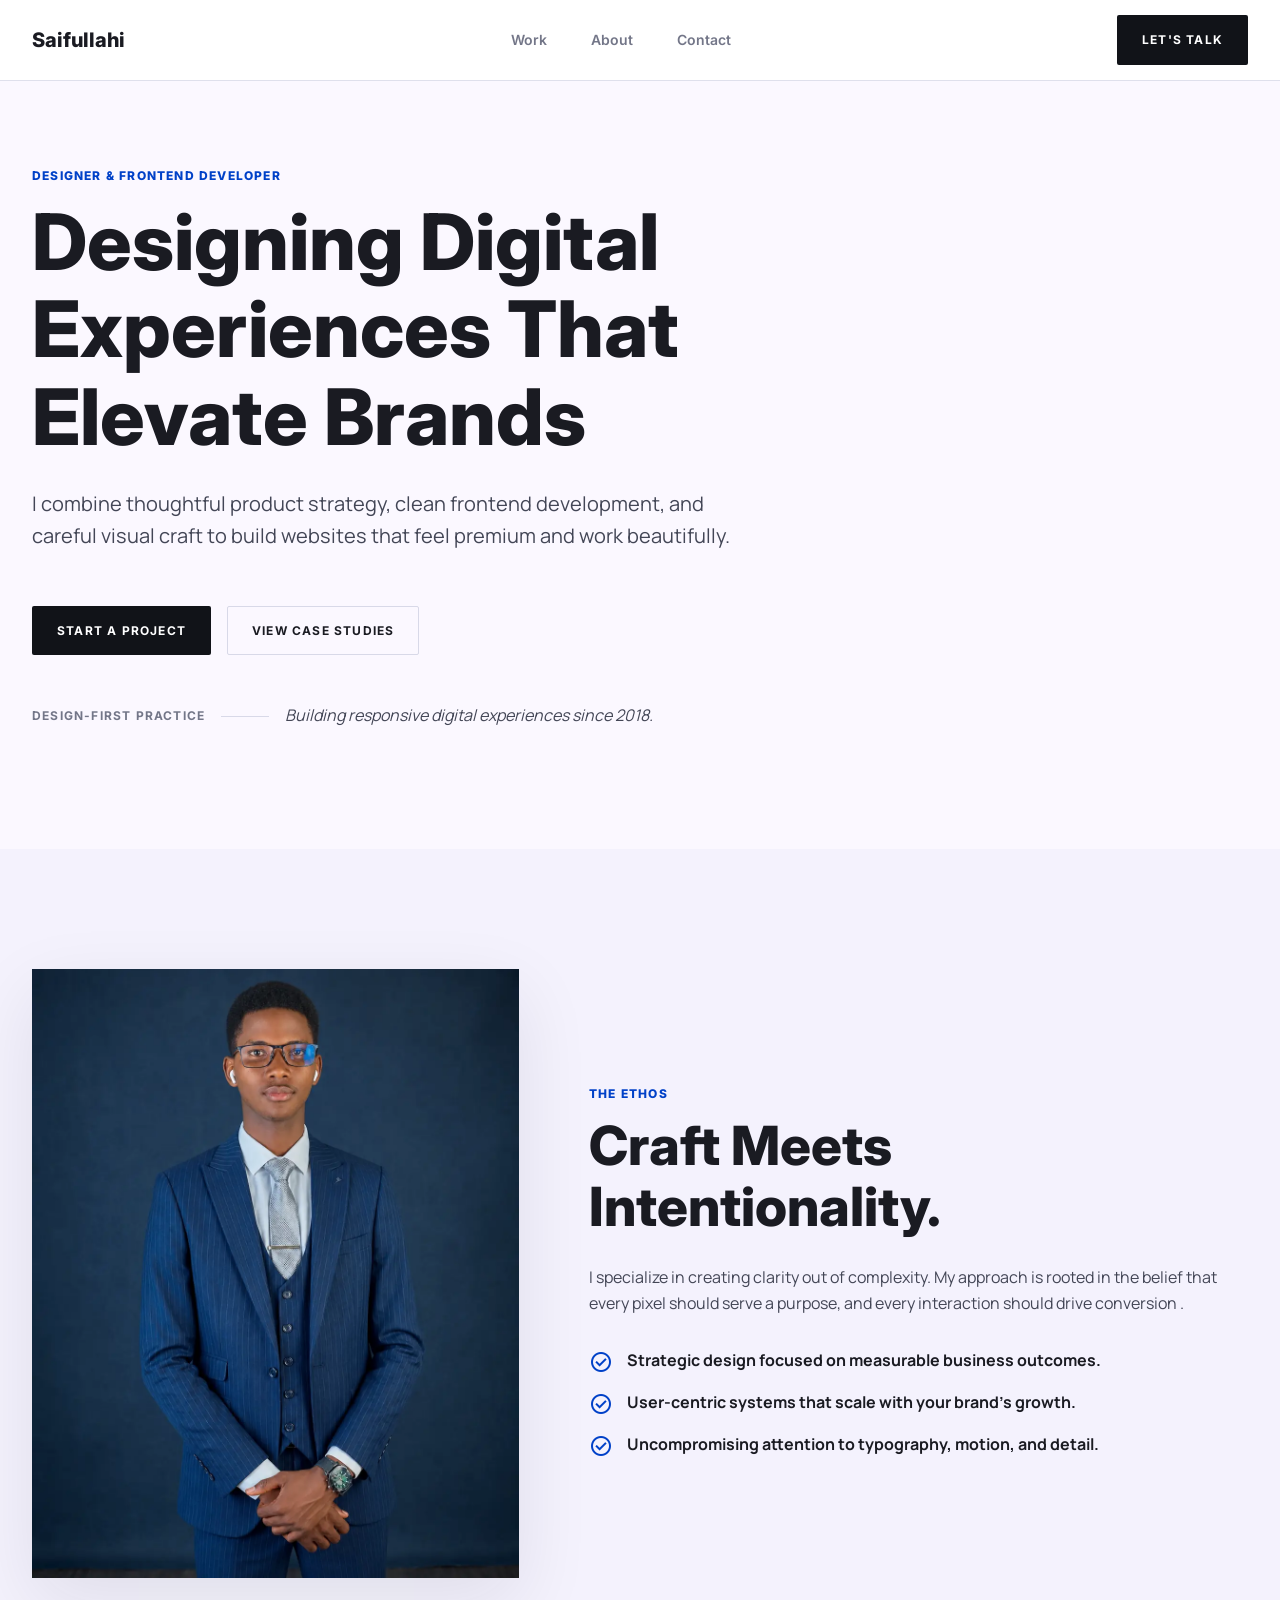
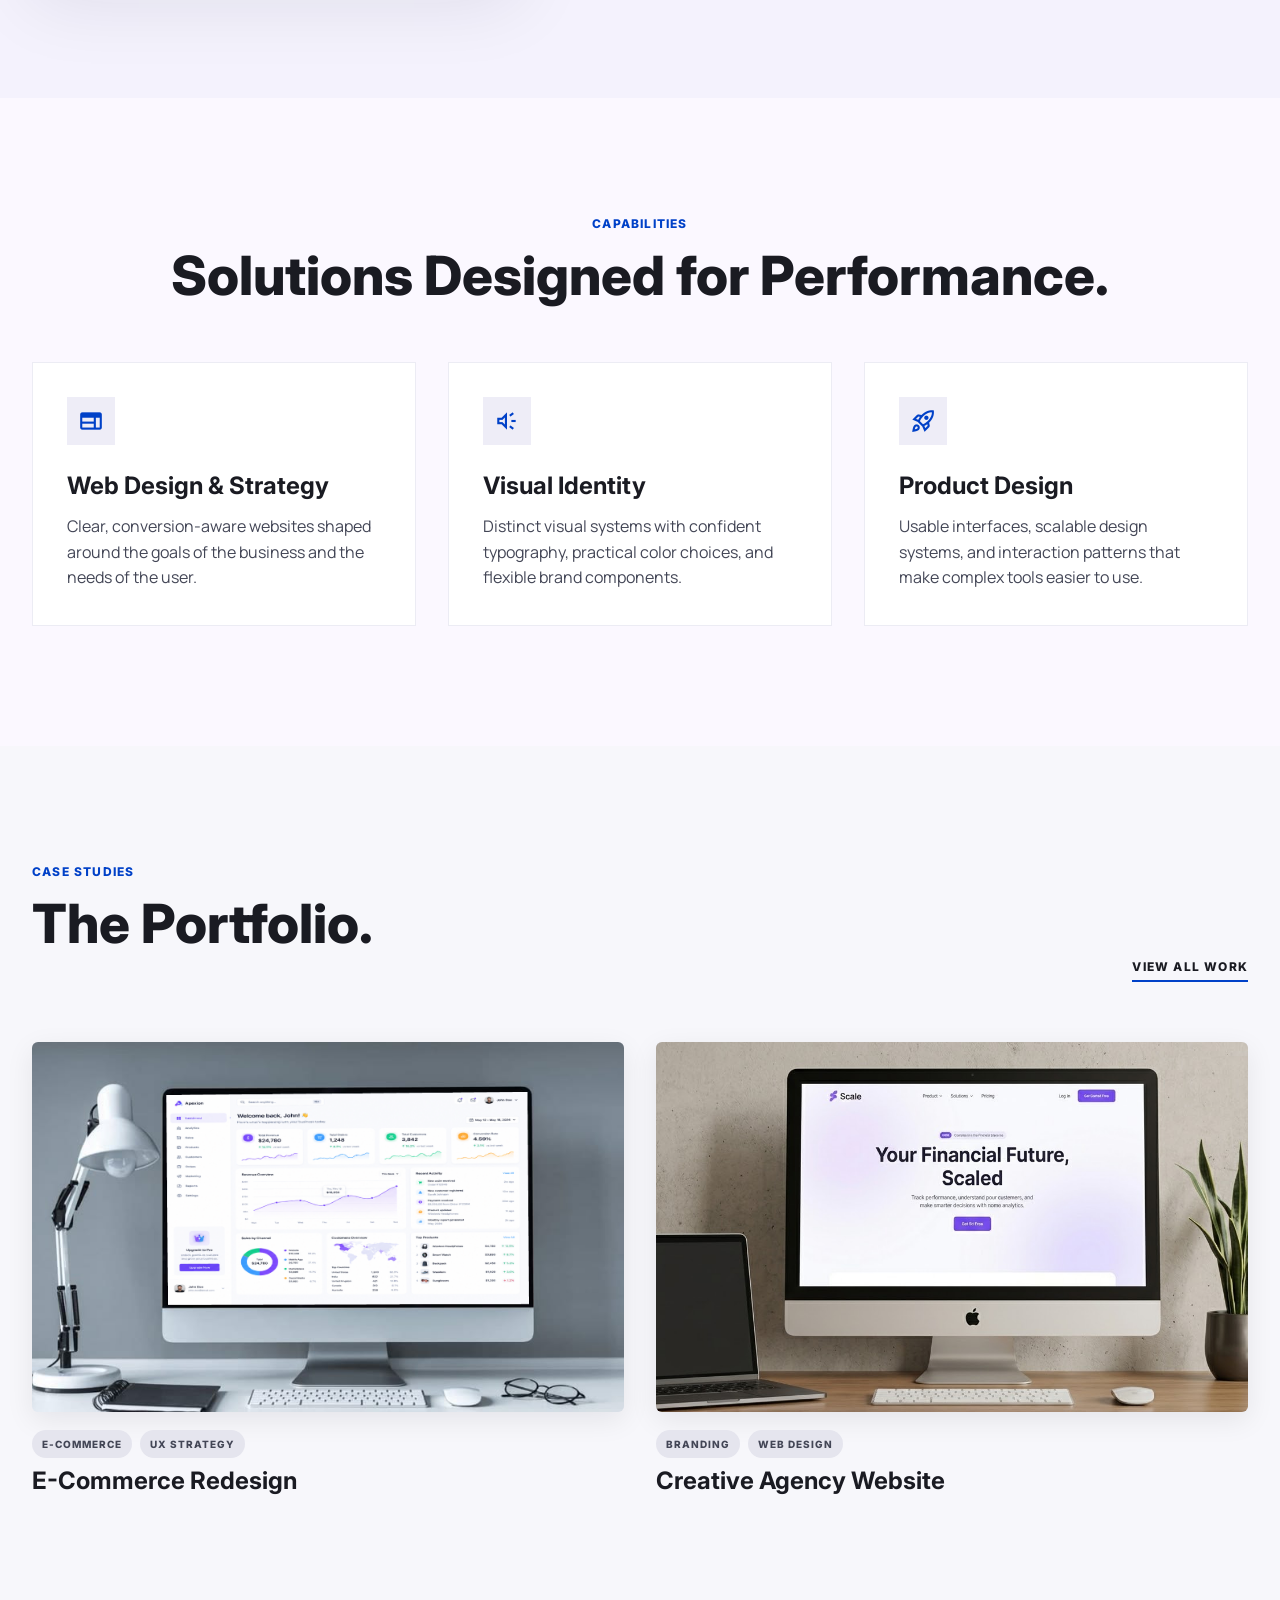
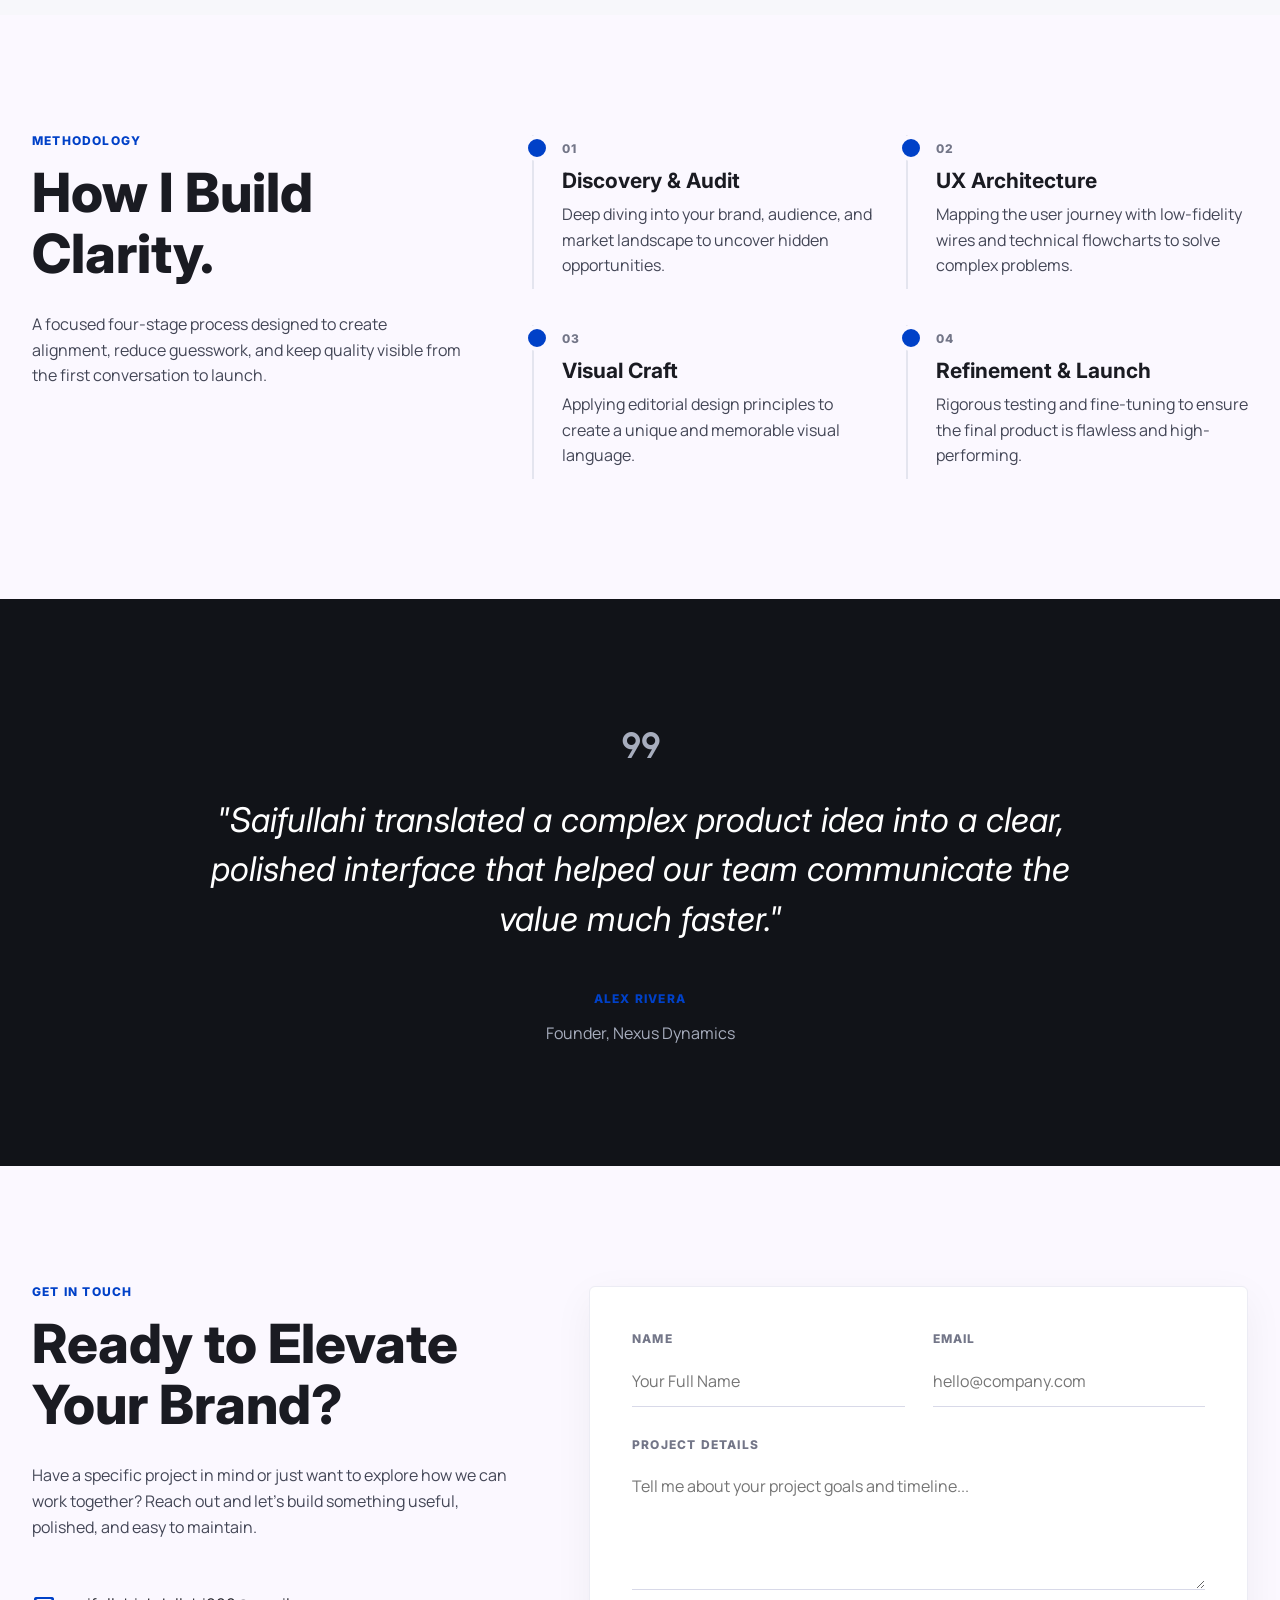
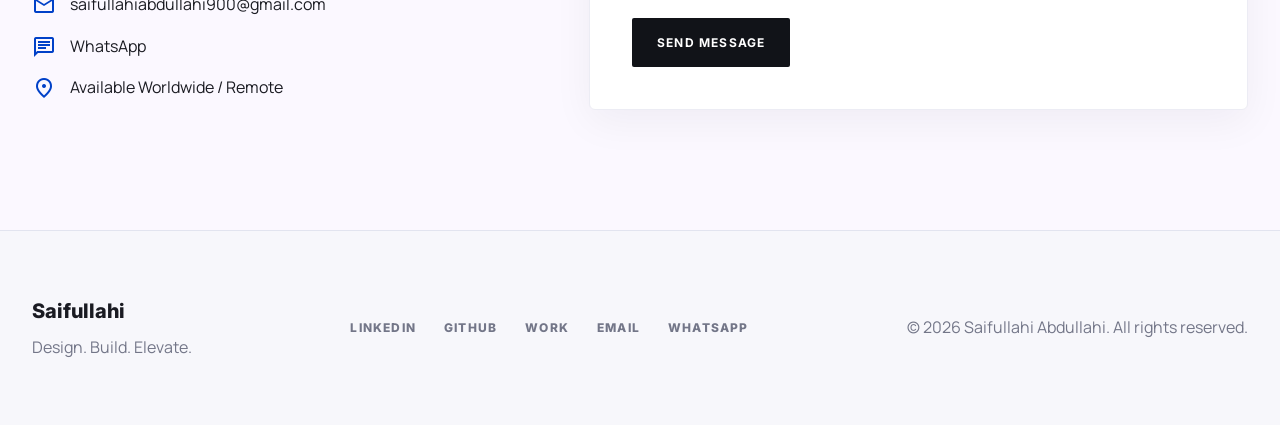
<file: index.html>
<!DOCTYPE html>
<html lang="en">

<head>
  <meta charset="UTF-8">
  <meta name="viewport" content="width=device-width, initial-scale=1.0">
  <title>Saifullahi A | Design Portfolio</title>
  <meta name="description"
    content="Saifullahi is a multidisciplinary designer and frontend developer building polished, responsive websites and product experiences for ambitious teams.">
  <meta property="og:title" content="Saifullahi A | Design Portfolio">
  <meta property="og:description" content="Multidisciplinary designer and frontend developer.">
  <meta property="og:image" content="images/og-preview.png">
  <meta property="og:url" content="https://yoursite.com">
  <link rel="icon"
    href="data:image/svg+xml,<svg xmlns='http://www.w3.org/2000/svg' viewBox='0 0 100 100'><text y='.9em' font-size='90'>✦</text></svg>">

  <link rel="preconnect" href="https://fonts.googleapis.com">
  <link rel="preconnect" href="https://fonts.gstatic.com" crossorigin>
  <link
    href="https://fonts.googleapis.com/css2?family=Inter:wght@500;600;700;800&family=Manrope:wght@400;500;600&family=Material+Symbols+Outlined:wght@400&display=swap"
    rel="stylesheet">
  <link rel="stylesheet" href="styles.css">
</head>
<body>

  <nav class="topbar">
    <div class="nav-inner">
      <a class="brand" href="index.html">Saifullahi</a>
      <div class="nav-links" id="primary-navigation" aria-label="Primary navigation">
        <a href="work.html">Work</a>
        <a href="about.html">About</a>
        <a href="contact.html">Contact</a>
      </div>

      <a class="nav-button" href="contact.html">Let's Talk</a>
      <button class="hamburger" aria-label="Toggle navigation" aria-controls="primary-navigation">
        <span></span><span></span><span></span>
      </button>
    </div>
  </nav>

  <main>
    <section class="hero section">
      <div class="container hero-grid">
        <div class="hero-copy">
          <p class="eyebrow">Designer &amp; Frontend Developer</p>
          <h1>Designing Digital Experiences That Elevate Brands</h1>
          <p class="lead">I combine thoughtful product strategy, clean frontend development, and careful visual craft to
            build websites that feel premium and work beautifully.</p>
          <div class="button-row">
            <a class="button button-dark" href="contact.html">Start a Project</a>
            <a class="button button-light" href="work.html">View Case Studies</a>
          </div>
          <div class="trust-line">
            <span>Design-first practice</span>
            <i></i>
            <p>Building responsive digital experiences since 2018.</p>
          </div>
        </div>
      </div>
    </section>

    <section class="section soft-section" id="about">
      <div class="container two-column">
        <div class="portrait-frame">
          <picture>
            <source srcset="images/saif2.webp" type="image/webp">
            <img src="images/saif2.png" alt="Lead designer in a minimalist studio" loading="lazy" width="1024"
              height="1536">
          </picture>
        </div>
        <div>
          <p class="eyebrow">The Ethos</p>
          <h2>Craft Meets Intentionality.</h2>
          <p>I specialize in creating clarity out of complexity. My approach is rooted in the belief that every pixel
            should serve a purpose, and every interaction should drive conversion .</p>
          <ul class="check-list">
            <li><span class="material-symbols-outlined">check_circle</span>Strategic design focused on measurable
              business outcomes.</li>
            <li><span class="material-symbols-outlined">check_circle</span>User-centric systems that scale with your
              brand's growth.</li>
            <li><span class="material-symbols-outlined">check_circle</span>Uncompromising attention to typography,
              motion, and detail.</li>
          </ul>
        </div>
      </div>
    </section>

    <section class="section">
      <div class="container centered">
        <p class="eyebrow">Capabilities</p>
        <h2>Solutions Designed for Performance.</h2>
        <div class="card-grid">
          <article class="service-card">
            <span class="material-symbols-outlined card-icon">web</span>
            <h3>Web Design &amp; Strategy</h3>
            <p>Clear, conversion-aware websites shaped around the goals of the business and the needs of the user.</p>
          </article>
          <article class="service-card">
            <span class="material-symbols-outlined card-icon">brand_awareness</span>
            <h3>Visual Identity</h3>
            <p>Distinct visual systems with confident typography, practical color choices, and flexible brand
              components.</p>
          </article>
          <article class="service-card">
            <span class="material-symbols-outlined card-icon">rocket_launch</span>
            <h3>Product Design</h3>
            <p>Usable interfaces, scalable design systems, and interaction patterns that make complex tools easier to
              use.</p>
          </article>
        </div>
      </div>
    </section>

    <section class="section work-section" id="work">
      <div class="container">
        <div class="section-heading">
          <div>
            <p class="eyebrow">Case Studies</p>
            <h2>The Portfolio.</h2>
          </div>
          <a class="text-link" href="work.html">View All Work</a>
        </div>
        <div class="project-grid">
          <a class="project-card" href="work.html#aura-timepieces">
            <div class="project-image">
              <picture>
                <source srcset="images/image 1.webp" type="image/webp">
                <img src="images/image 1.png" alt="E-commerce interface displayed on a monitor" loading="lazy"
                  width="736" height="460">
              </picture>
            </div>
            <div class="tag-row"><span>E-Commerce</span><span>UX Strategy</span></div>
            <h3>E-Commerce Redesign</h3>
          </a>
          <a class="project-card" href="work.html#vanguard-studios">
            <div class="project-image">
              <picture>
                <source srcset="images/image copy 6.webp" type="image/webp">
                <img src="images/image copy 6.png" alt="Creative agency website on a display" loading="lazy"
                  width="1024" height="1024">
              </picture>
            </div>
            <div class="tag-row"><span>Branding</span><span>Web Design</span></div>
            <h3>Creative Agency Website</h3>
          </a>
        </div>
      </div>
    </section>

    <section class="section">
      <div class="container process-grid">
        <div>
          <p class="eyebrow">Methodology</p>
          <h2>How I Build Clarity.</h2>
          <p>A focused four-stage process designed to create alignment, reduce guesswork, and keep quality visible from
            the first conversation to launch.</p>
        </div>
        <div class="timeline">
          <article>
            <span>01</span>
            <h3>Discovery &amp; Audit</h3>
            <p>Deep diving into your brand, audience, and market landscape to uncover hidden opportunities.</p>
          </article>
          <article>
            <span>02</span>
            <h3>UX Architecture</h3>
            <p>Mapping the user journey with low-fidelity wires and technical flowcharts to solve complex problems.</p>
          </article>
          <article>
            <span>03</span>
            <h3>Visual Craft</h3>
            <p>Applying editorial design principles to create a unique and memorable visual language.</p>
          </article>
          <article>
            <span>04</span>
            <h3>Refinement &amp; Launch</h3>
            <p>Rigorous testing and fine-tuning to ensure the final product is flawless and high-performing.</p>
          </article>
        </div>
      </div>
    </section>

    <section class="testimonial">
      <div class="container testimonial-inner">
        <span class="material-symbols-outlined quote-icon">format_quote</span>
        <blockquote>"Saifullahi translated a complex product idea into a clear, polished interface that helped our team
          communicate the value much faster."</blockquote>
        <p class="eyebrow">Alex Rivera</p>
        <span>Founder, Nexus Dynamics</span>
      </div>
    </section>

    <section class="section" id="contact">
      <div class="container contact-grid">
        <div>
          <p class="eyebrow">Get In Touch</p>
          <h2>Ready to Elevate Your Brand?</h2>
          <p>Have a specific project in mind or just want to explore how we can work together? Reach out and let's build
            something useful, polished, and easy to maintain.</p>
          <div class="contact-details">
            <p><span class="material-symbols-outlined">mail</span><a
                href="mailto:saifullahiabdullahi900@gmail.com">saifullahiabdullahi900@gmail.com</a></p>
            <p><span class="material-symbols-outlined">chat</span><a
                href="https://wa.me/2348036284713?text=Hello%20Saifullahi%2C%20I%20would%20like%20to%20discuss%20a%20project."
                target="_blank" rel="noopener">WhatsApp</a></p>
            <p><span class="material-symbols-outlined">location_on</span>Available Worldwide / Remote</p>
          </div>
        </div>
        <form class="contact-form" id="home-contact-form" novalidate>
          <div class="form-row">
            <label>
              <span>Name</span>
              <input type="text" name="name" placeholder="Your Full Name" required>
              <span class="form-error-msg">Please enter your name.</span>
            </label>
            <label>
              <span>Email</span>
              <input type="email" name="email" placeholder="hello@company.com" required>
              <span class="form-error-msg">Please enter a valid email.</span>
            </label>
          </div>
          <label>
            <span>Project Details</span>
            <textarea rows="4" name="message" placeholder="Tell me about your project goals and timeline..."
              required></textarea>
            <span class="form-error-msg">Please describe your project.</span>
          </label>
          <button class="button button-dark" type="submit">Send Message</button>
          <div class="form-success" aria-live="polite">
            <span class="material-symbols-outlined">check_circle</span>
            Your email draft is ready. Send it from your email app and I'll get back to you within 1-2 business days.
          </div>
        </form>
      </div>
    </section>
  </main>

  <footer class="footer">
    <div class="container footer-inner">
      <div>
        <a class="brand" href="index.html">Saifullahi</a>
        <p>Design. Build. Elevate.</p>
      </div>
      <div class="footer-links">
        <a href="https://www.linkedin.com/in/saifullahi" target="_blank" rel="noopener">LinkedIn</a>
        <a href="https://github.com/saifullahi-abdullahi900" target="_blank" rel="noopener">GitHub</a>
        <a href="work.html">Work</a>
        <a href="mailto:saifullahiabdullahi900@gmail.com">Email</a>
        <a href="https://wa.me/2348036284713?text=Hello%20Saifullahi%2C%20I%20would%20like%20to%20discuss%20a%20project."
          target="_blank" rel="noopener">WhatsApp</a>
      </div>
      <p>&copy; <span data-current-year>2026</span> Saifullahi Abdullahi. All rights reserved.</p>
    </div>
  </footer>

  <script src="shared.js"></script>
  <script>
    document.getElementById('home-contact-form').addEventListener('submit', function (e) {
      e.preventDefault();
      submitMailForm(this, 'New project inquiry from portfolio');
    });
  </script>
</body>

</html>
</file>
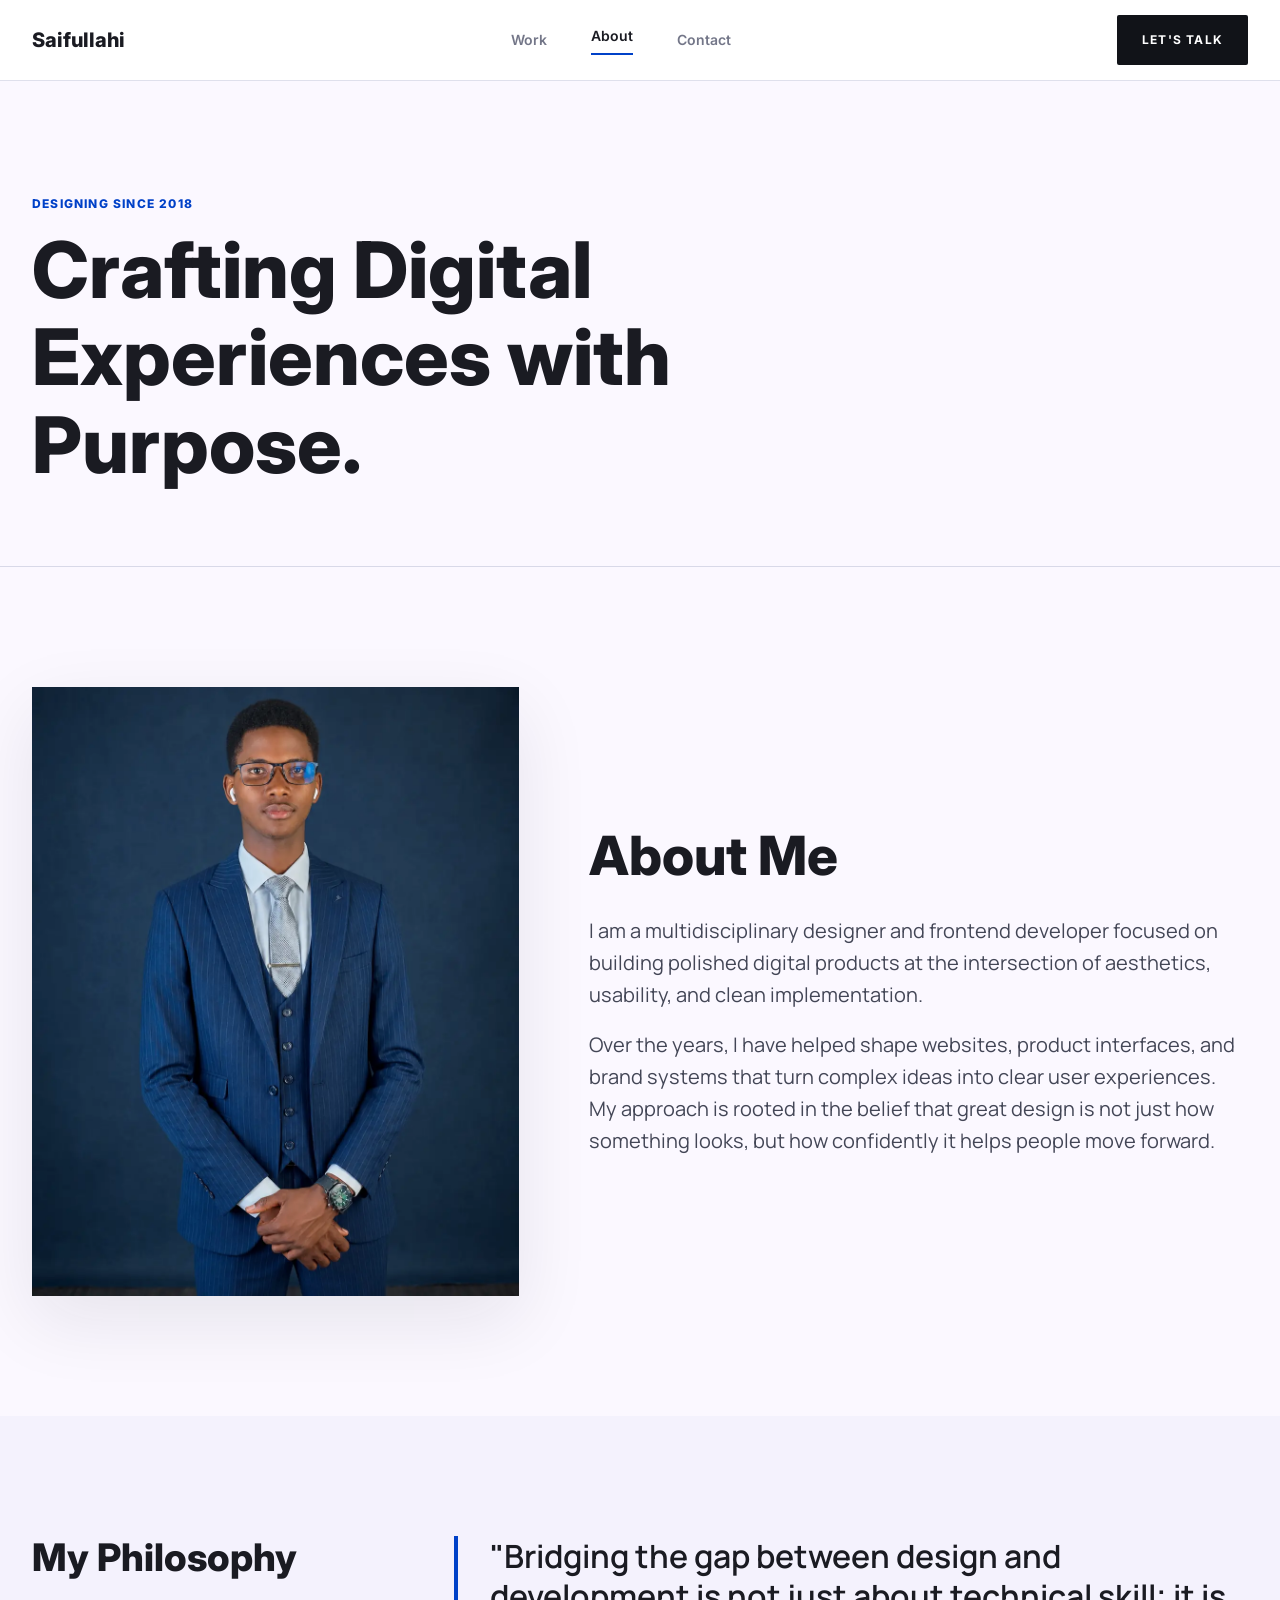
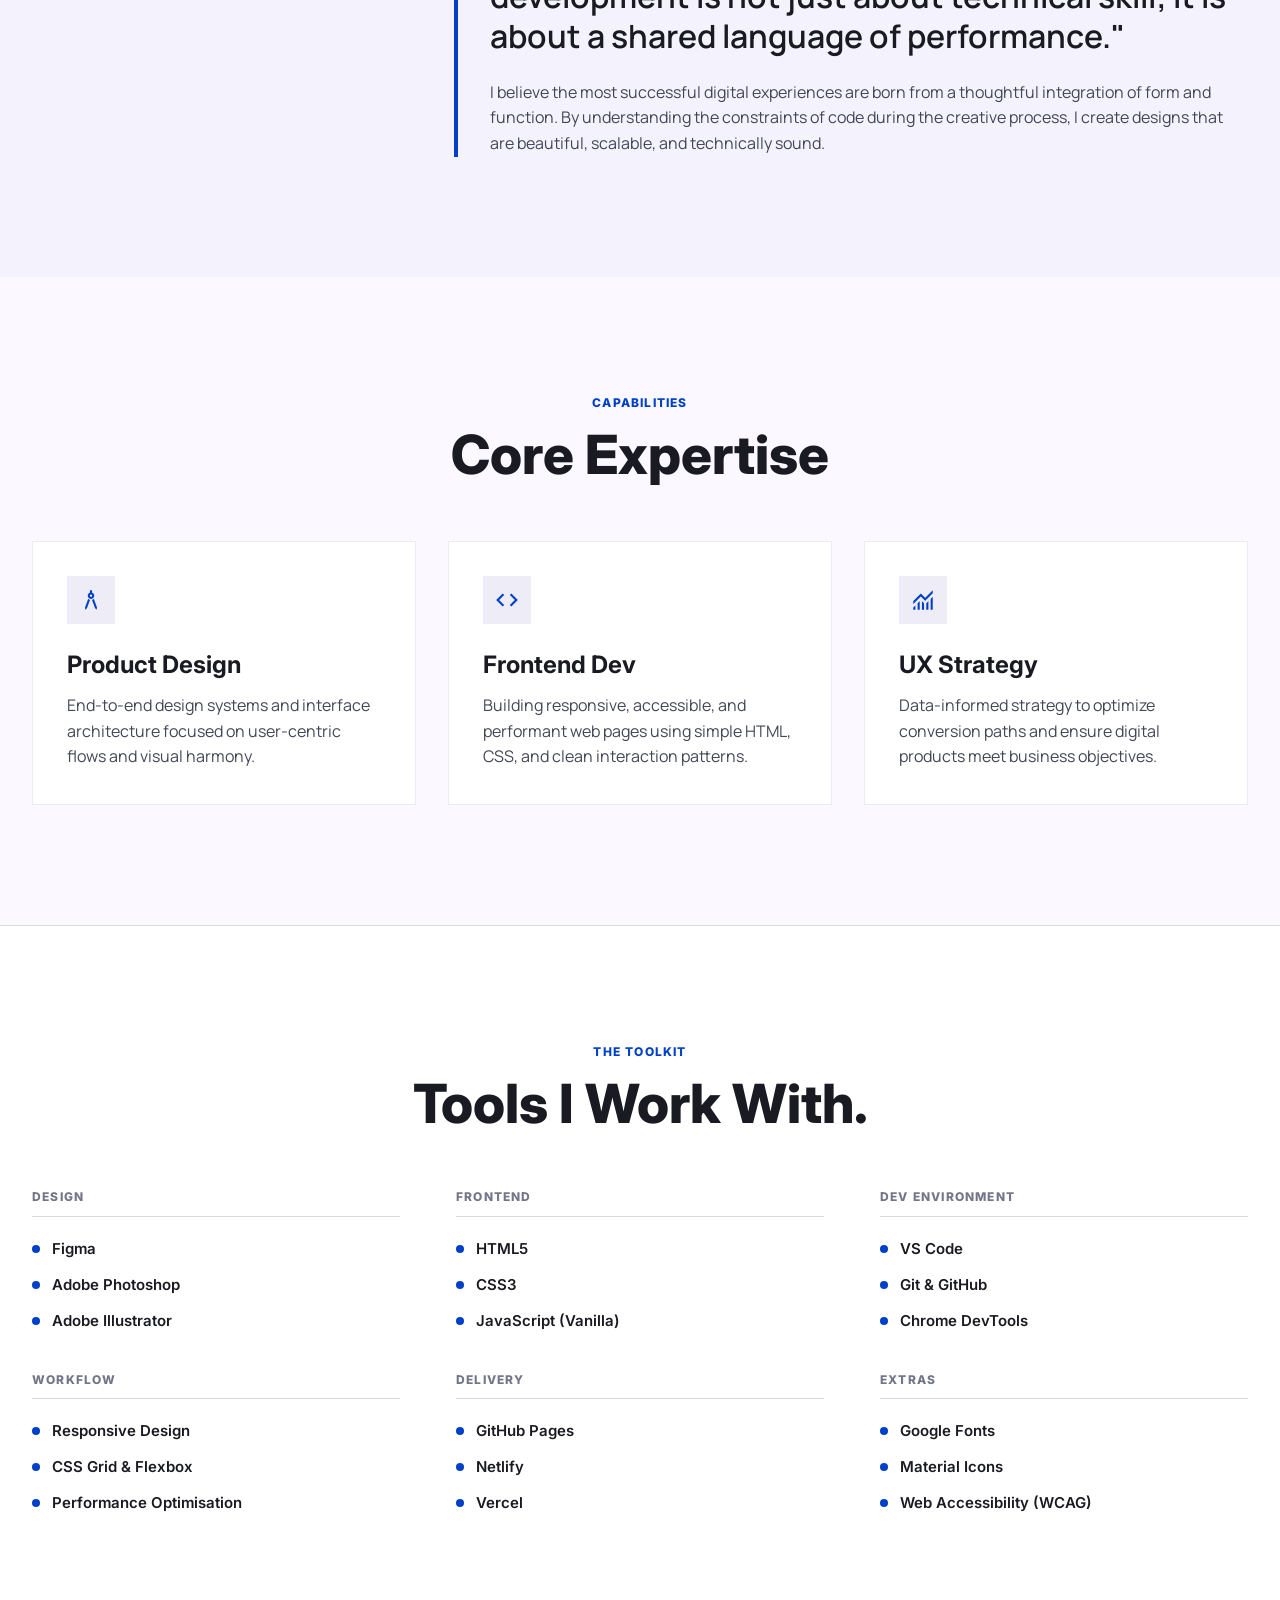
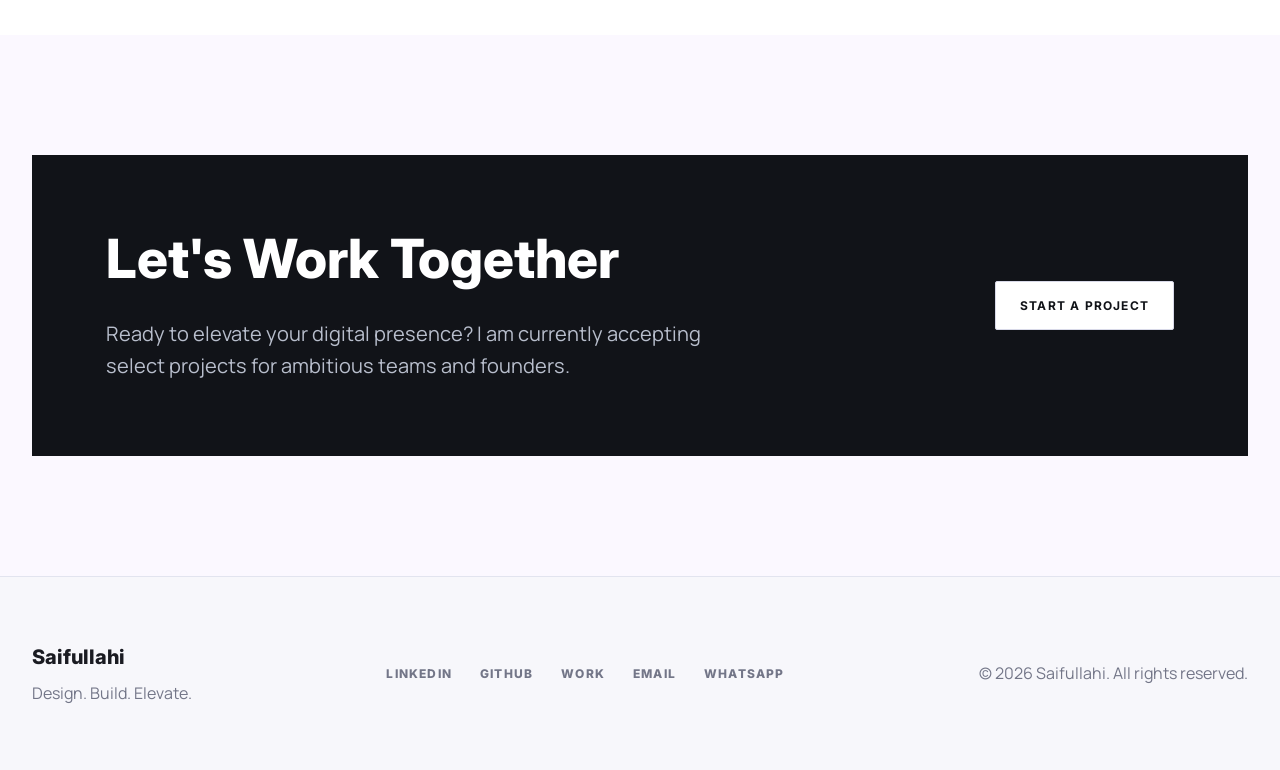
<file: about.html>
<!DOCTYPE html>
<html lang="en">

<head>
  <meta charset="UTF-8">
  <meta name="viewport" content="width=device-width, initial-scale=1.0">
  <title>About | Saifullahi</title>
  <meta name="description"
    content="Meet Saifullahi — a multidisciplinary designer and frontend developer with experience building polished, responsive digital products.">
  <meta property="og:title" content="Saifullahi A | Design Portfolio">
  <meta property="og:description" content="Multidisciplinary designer and frontend developer.">
  <meta property="og:image" content="images/og-preview.png">
  <meta property="og:url" content="https://yoursite.com">
  <link rel="icon"
    href="data:image/svg+xml,<svg xmlns='http://www.w3.org/2000/svg' viewBox='0 0 100 100'><text y='.9em' font-size='90'>✦</text></svg>">
  <link rel="preconnect" href="https://fonts.googleapis.com">
  <link rel="preconnect" href="https://fonts.gstatic.com" crossorigin>
  <link
    href="https://fonts.googleapis.com/css2?family=Inter:wght@500;600;700;800&family=Manrope:wght@400;500;600&family=Material+Symbols+Outlined:wght@400&display=swap"
    rel="stylesheet">
  <link rel="stylesheet" href="styles.css">
  <style>
    /* ── Tools / Stack section ── */
    .tools-section {
      background: var(--surface);
      border-top: 1px solid var(--border);
    }

    .tools-grid {
      display: grid;
      grid-template-columns: repeat(3, minmax(0, 1fr));
      gap: 40px 56px;
      margin-top: 56px;
    }

    .tool-group h3 {
      font-size: 12px;
      font-weight: 800;
      letter-spacing: 0.1em;
      text-transform: uppercase;
      color: var(--text-soft);
      margin-bottom: 20px;
      padding-bottom: 12px;
      border-bottom: 1px solid var(--border);
    }

    .tool-list {
      display: grid;
      gap: 12px;
      list-style: none;
      margin: 0;
      padding: 0;
    }

    .tool-list li {
      display: flex;
      align-items: center;
      gap: 12px;
      color: var(--text);
      font-family: "Inter", Arial, sans-serif;
      font-size: 15px;
      font-weight: 600;
    }

    .tool-dot {
      width: 8px;
      height: 8px;
      border-radius: 50%;
      background: var(--primary);
      flex-shrink: 0;
    }

    @media (max-width: 900px) {
      .tools-grid {
        grid-template-columns: repeat(2, minmax(0, 1fr));
        gap: 32px;
      }
    }

    @media (max-width: 640px) {
      .tools-grid {
        grid-template-columns: 1fr;
        gap: 28px;
      }
    }
  </style>
</head>

<body>
  <nav class="topbar">
    <div class="nav-inner">
      <a class="brand" href="index.html">Saifullahi</a>
      <div class="nav-links" id="primary-navigation" aria-label="Primary navigation">
        <a href="work.html">Work</a>
        <a class="active" href="about.html">About</a>
        <a href="contact.html">Contact</a>
      </div>
      <a class="nav-button" href="contact.html">Let's Talk</a>
      <button class="hamburger" aria-label="Toggle navigation" aria-controls="primary-navigation">
        <span></span><span></span><span></span>
      </button>
    </div>
  </nav>

  <main class="page-main">
    <section class="page-hero">
      <div class="container">
        <p class="eyebrow">Designing Since 2018</p>
        <h1>Crafting Digital Experiences with Purpose.</h1>
      </div>
    </section>

    <section class="section about-intro">
      <div class="container two-column">
        <div class="portrait-frame">
          <picture>
            <source srcset="images/saif2.webp" type="image/webp">
            <img src="images/saif2.png" alt="Designer portrait in a studio" loading="lazy" width="1024" height="1536">
          </picture>
        </div>
        <div>
          <h2>About Me</h2>
          <div class="prose-large">
            <p>I am a multidisciplinary designer and frontend developer focused on building polished digital products at
              the intersection of aesthetics, usability, and clean implementation.</p>
            <p>Over the years, I have helped shape websites, product interfaces, and brand systems that turn complex
              ideas into clear user experiences. My approach is rooted in the belief that great design is not just how
              something looks, but how confidently it helps people move forward.</p>
          </div>
        </div>
      </div>
    </section>

    <section class="section philosophy">
      <div class="container split-quote">
        <div>
          <h2>My Philosophy</h2>
        </div>
        <div class="quote-panel">
          <p class="statement">"Bridging the gap between design and development is not just about technical skill; it is
            about a shared language of performance."</p>
          <p>I believe the most successful digital experiences are born from a thoughtful integration of form and
            function. By understanding the constraints of code during the creative process, I create designs that are
            beautiful, scalable, and technically sound.</p>
        </div>
      </div>
    </section>

    <section class="section">
      <div class="container centered">
        <p class="eyebrow">Capabilities</p>
        <h2>Core Expertise</h2>
        <div class="card-grid">
          <article class="service-card">
            <span class="material-symbols-outlined card-icon">architecture</span>
            <h3>Product Design</h3>
            <p>End-to-end design systems and interface architecture focused on user-centric flows and visual harmony.
            </p>
          </article>
          <article class="service-card">
            <span class="material-symbols-outlined card-icon">code</span>
            <h3>Frontend Dev</h3>
            <p>Building responsive, accessible, and performant web pages using simple HTML, CSS, and clean interaction
              patterns.</p>
          </article>
          <article class="service-card">
            <span class="material-symbols-outlined card-icon">monitoring</span>
            <h3>UX Strategy</h3>
            <p>Data-informed strategy to optimize conversion paths and ensure digital products meet business objectives.
            </p>
          </article>
        </div>
      </div>
    </section>

    <!-- ── Tools & Stack ── -->
    <section class="section tools-section">
      <div class="container">
        <div class="centered">
          <p class="eyebrow">The Toolkit</p>
          <h2>Tools I Work With.</h2>
        </div>
        <div class="tools-grid">

          <div class="tool-group">
            <h3>Design</h3>
            <ul class="tool-list">
              <li><span class="tool-dot"></span>Figma</li>
              <li><span class="tool-dot"></span>Adobe Photoshop</li>
              <li><span class="tool-dot"></span>Adobe Illustrator</li>
            </ul>
          </div>

          <div class="tool-group">
            <h3>Frontend</h3>
            <ul class="tool-list">
              <li><span class="tool-dot"></span>HTML5</li>
              <li><span class="tool-dot"></span>CSS3</li>
              <li><span class="tool-dot"></span>JavaScript (Vanilla)</li>
            </ul>
          </div>

          <div class="tool-group">
            <h3>Dev Environment</h3>
            <ul class="tool-list">
              <li><span class="tool-dot"></span>VS Code</li>
              <li><span class="tool-dot"></span>Git &amp; GitHub</li>
              <li><span class="tool-dot"></span>Chrome DevTools</li>
            </ul>
          </div>

          <div class="tool-group">
            <h3>Workflow</h3>
            <ul class="tool-list">
              <li><span class="tool-dot"></span>Responsive Design</li>
              <li><span class="tool-dot"></span>CSS Grid &amp; Flexbox</li>
              <li><span class="tool-dot"></span>Performance Optimisation</li>
            </ul>
          </div>

          <div class="tool-group">
            <h3>Delivery</h3>
            <ul class="tool-list">
              <li><span class="tool-dot"></span>GitHub Pages</li>
              <li><span class="tool-dot"></span>Netlify</li>
              <li><span class="tool-dot"></span>Vercel</li>
            </ul>
          </div>

          <div class="tool-group">
            <h3>Extras</h3>
            <ul class="tool-list">
              <li><span class="tool-dot"></span>Google Fonts</li>
              <li><span class="tool-dot"></span>Material Icons</li>
              <li><span class="tool-dot"></span>Web Accessibility (WCAG)</li>
            </ul>
          </div>

        </div>
      </div>
    </section>

    <section class="section">
      <div class="container cta-band">
        <div>
          <h2>Let's Work Together</h2>
          <p>Ready to elevate your digital presence? I am currently accepting select projects for ambitious teams and
            founders.</p>
        </div>
        <a class="button button-light inverse-button" href="contact.html">Start a Project</a>
      </div>
    </section>
  </main>

  <footer class="footer">
    <div class="container footer-inner">
      <div>
        <a class="brand" href="index.html">Saifullahi</a>
        <p>Design. Build. Elevate.</p>
      </div>
      <div class="footer-links">
        <a href="https://www.linkedin.com/in/saifullahi" target="_blank" rel="noopener">LinkedIn</a>
        <a href="https://github.com/saifullahi-abdullahi900" target="_blank" rel="noopener">GitHub</a>
        <a href="work.html">Work</a>
        <a href="mailto:saifullahiabdullahi900@gmail.com">Email</a>
        <a href="https://wa.me/2348036284713?text=Hello%20Saifullahi%2C%20I%20would%20like%20to%20discuss%20a%20project."
          target="_blank" rel="noopener">WhatsApp</a>
      </div>
      <p>&copy; <span data-current-year>2026</span> Saifullahi. All rights reserved.</p>
    </div>
  </footer>

  <script src="shared.js"></script>
</body>

</html>
</file>
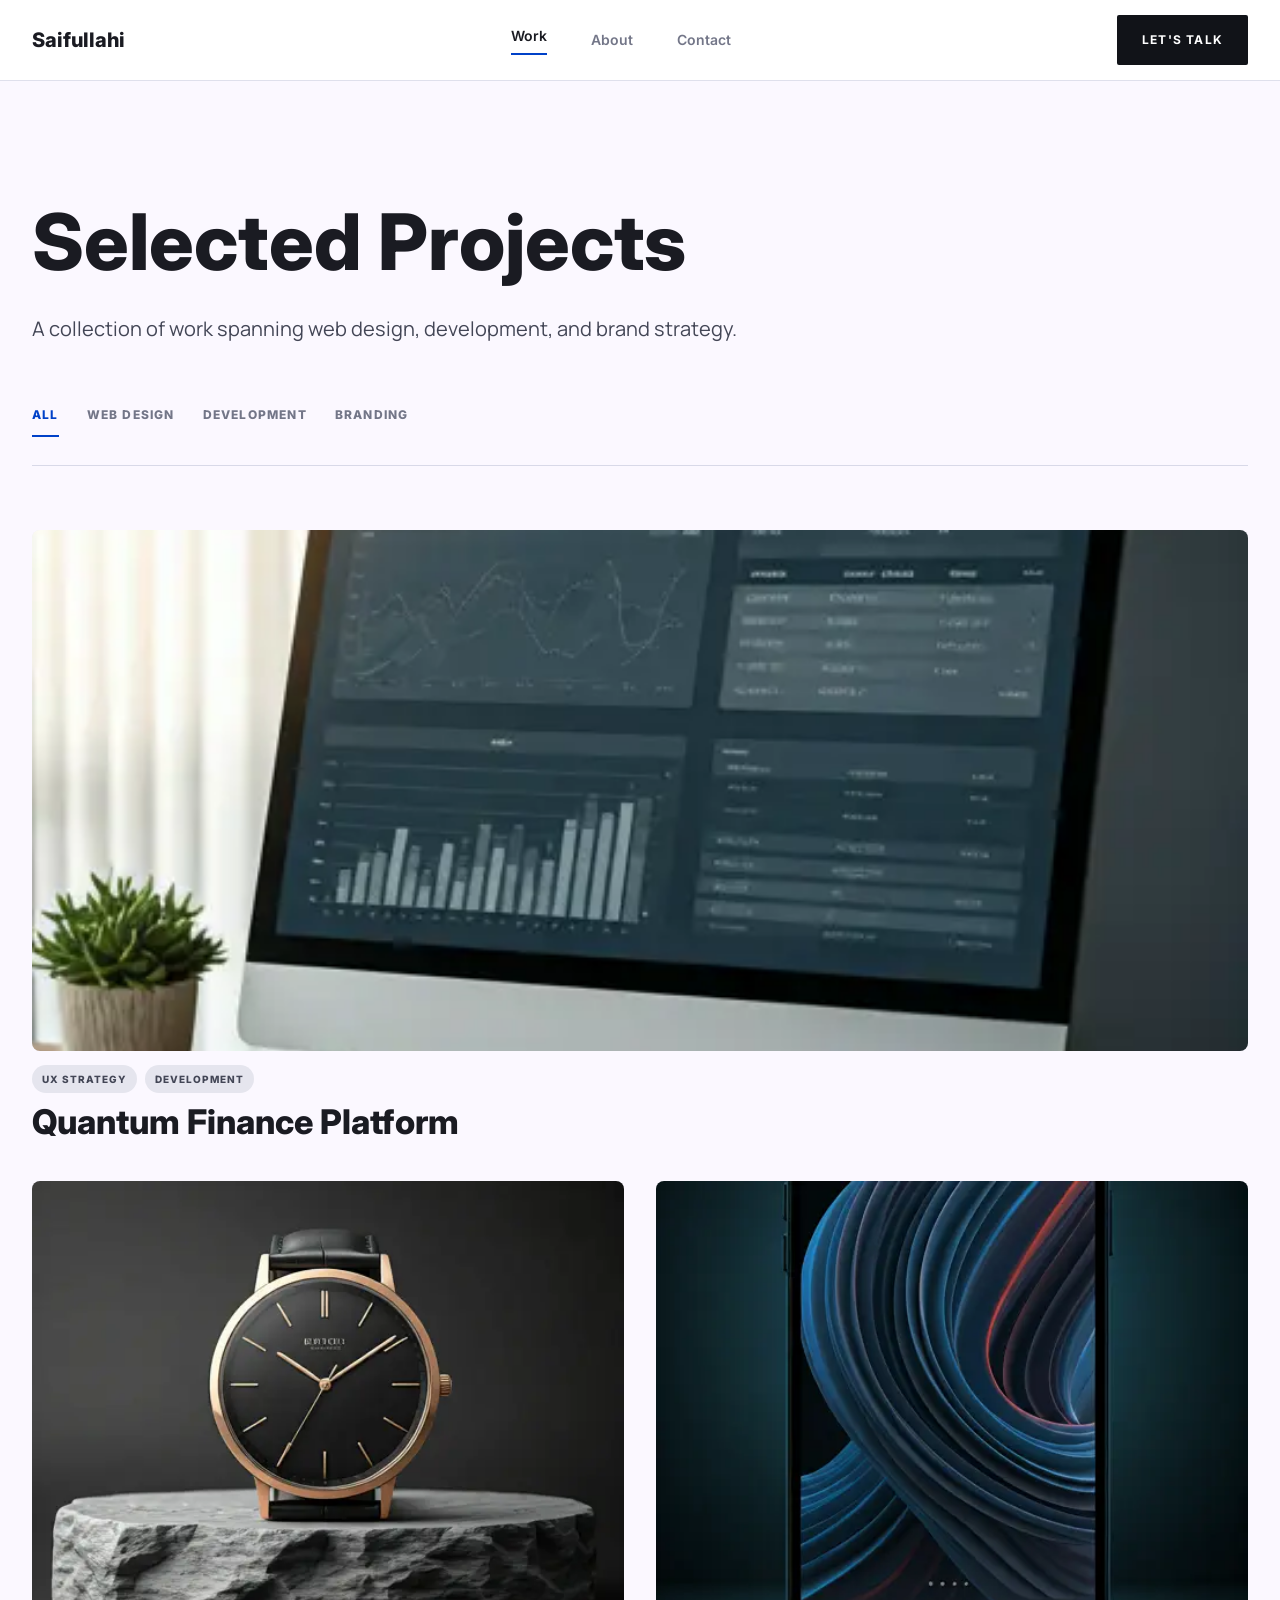
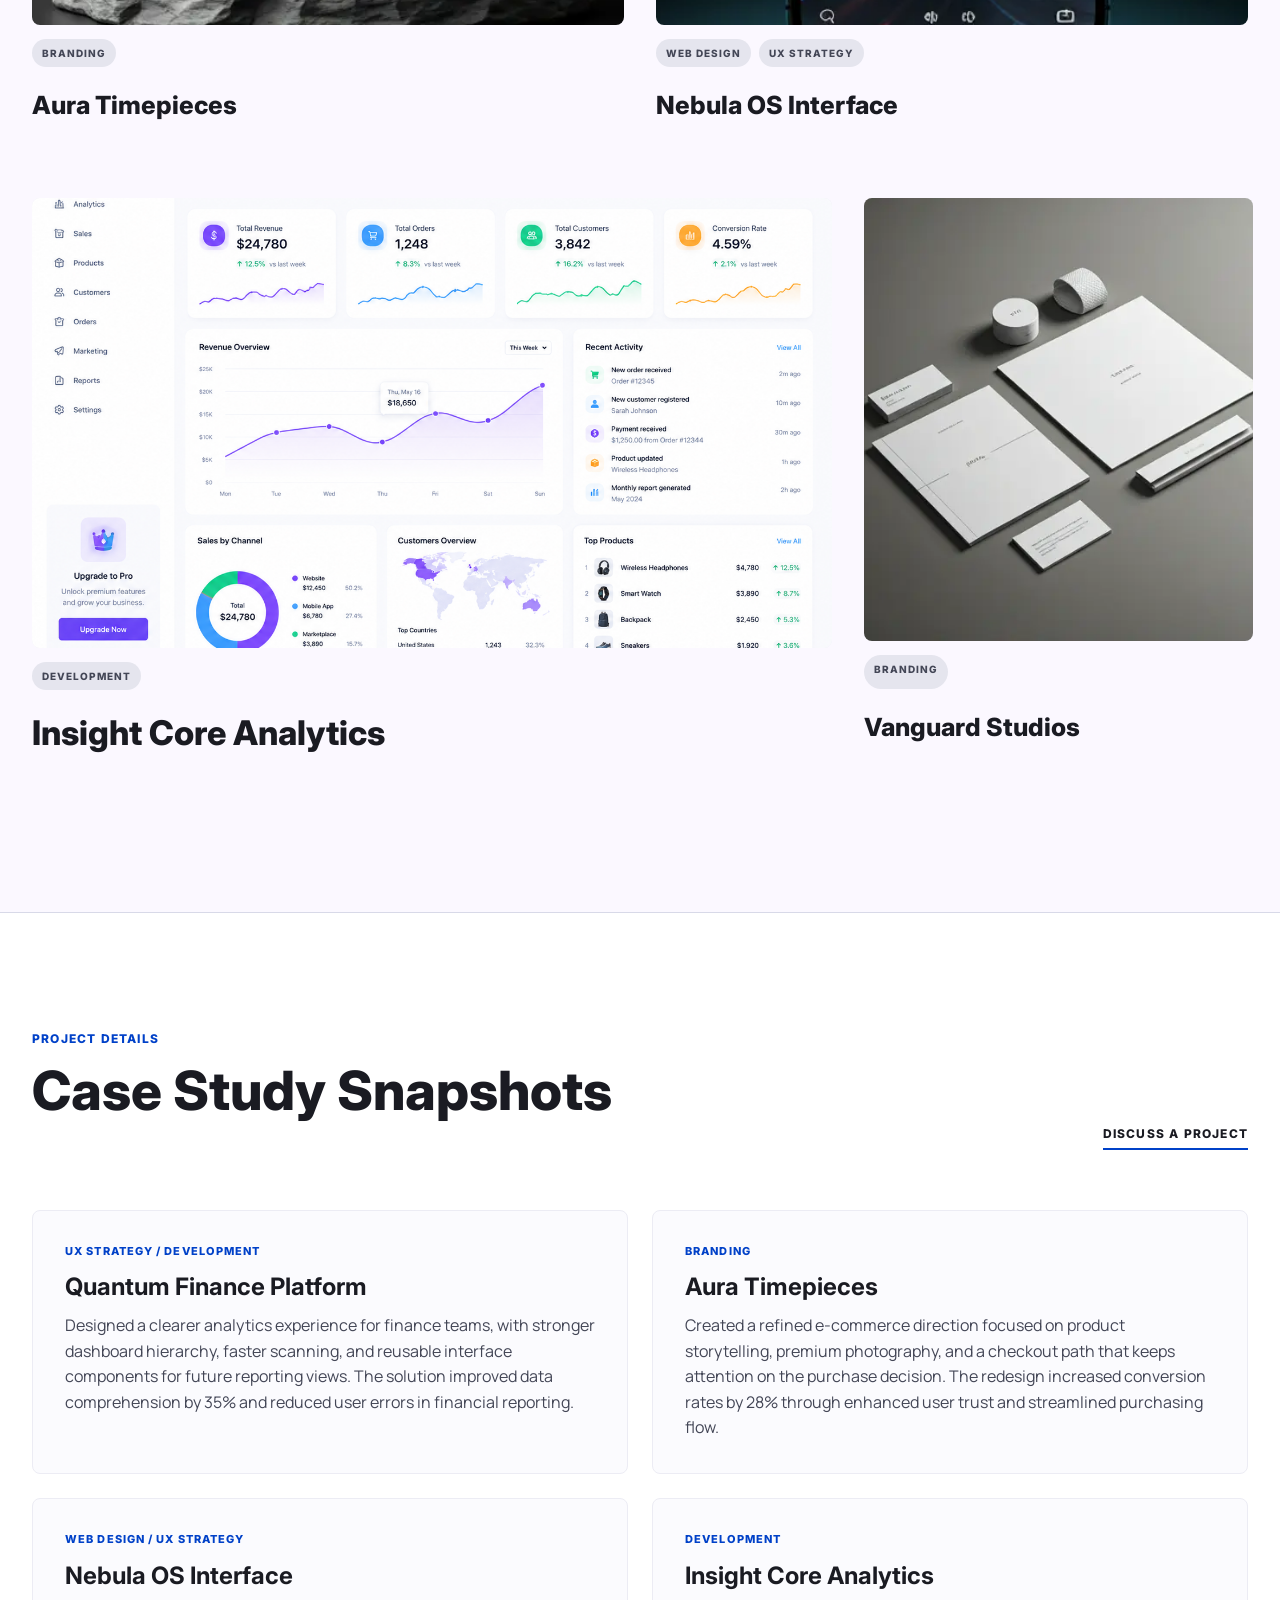
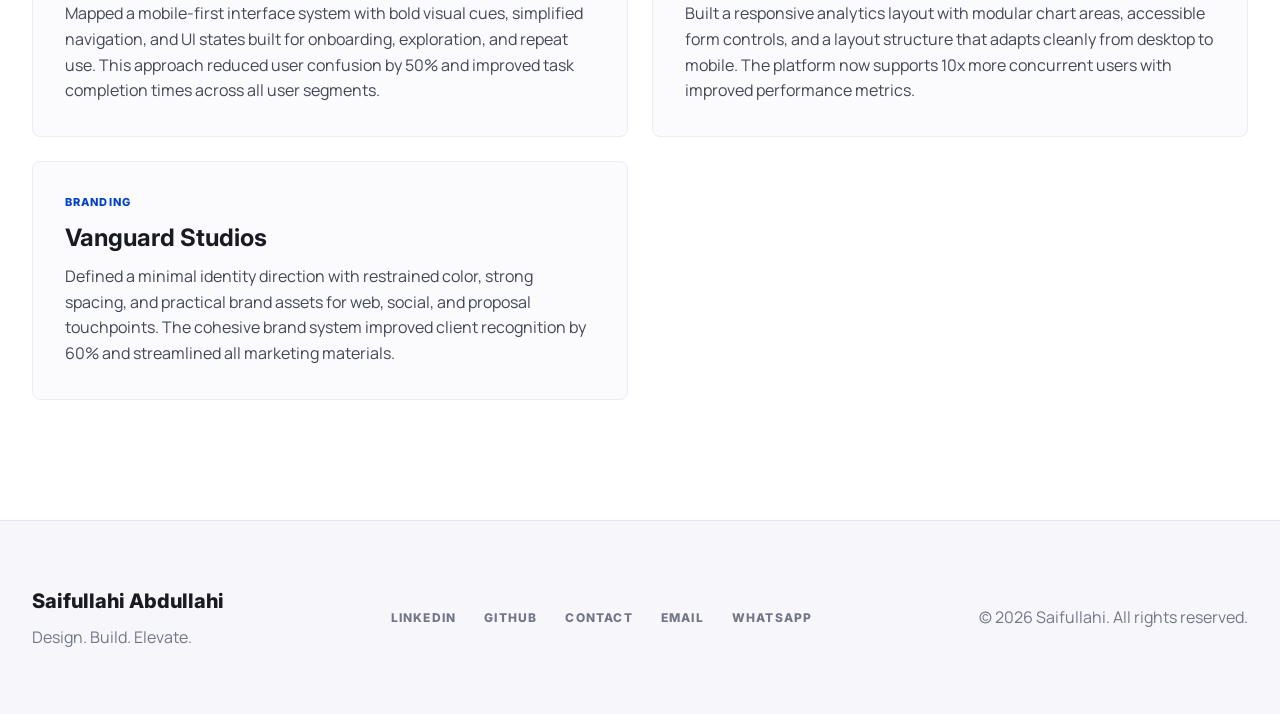
<file: work.html>
<!DOCTYPE html>
<html lang="en">

<head>
  <meta charset="UTF-8">
  <meta name="viewport" content="width=device-width, initial-scale=1.0">
  <title>Work | Saifullahi</title>
  <meta name="description"
    content="Browse selected projects from Saifullahi — a portfolio spanning web design, frontend development, and brand strategy for high-performance clients.">
  <meta property="og:title" content="Saifullahi A | Design Portfolio">
  <meta property="og:description" content="Multidisciplinary designer and frontend developer.">
  <meta property="og:image" content="images/og-preview.png">
  <meta property="og:url" content="https://yoursite.com">
  <link rel="icon"
    href="data:image/svg+xml,<svg xmlns='http://www.w3.org/2000/svg' viewBox='0 0 100 100'><text y='.9em' font-size='90'>✦</text></svg>">
  <link rel="preconnect" href="https://fonts.googleapis.com">
  <link rel="preconnect" href="https://fonts.gstatic.com" crossorigin>
  <link
    href="https://fonts.googleapis.com/css2?family=Inter:wght@500;600;700;800&family=Manrope:wght@400;500;600&family=Material+Symbols+Outlined:wght@400&display=swap"
    rel="stylesheet">
  <link rel="stylesheet" href="styles.css">
</head>

<body>
  <nav class="topbar">
    <div class="nav-inner">
      <a class="brand" href="index.html">Saifullahi</a>
      <div class="nav-links" id="primary-navigation" aria-label="Primary navigation">
        <a class="active" href="work.html">Work</a>
        <a href="about.html">About</a>
        <a href="contact.html">Contact</a>
      </div>
      <a class="nav-button" href="contact.html">Let's Talk</a>
      <button class="hamburger" aria-label="Toggle navigation" aria-controls="primary-navigation">
        <span></span><span></span><span></span>
      </button>
    </div>
  </nav>

  <main class="page-main">
    <section class="page-hero compact-hero">
      <div class="container">
        <h1>Selected Projects</h1>
        <p class="lead">A collection of work spanning web design, development, and brand strategy.</p>
      </div>
    </section>

    <section class="container filter-bar" aria-label="Project filters">
      <button class="active" type="button" data-filter="all">All</button>
      <button type="button" data-filter="Web Design">Web Design</button>
      <button type="button" data-filter="Development">Development</button>
      <button type="button" data-filter="Branding">Branding</button>
    </section>

    <section class="container gallery-grid" id="gallery">
      <article class="gallery-card featured" data-tags="UX Strategy,Development">
        <div class="gallery-image wide">
          <picture>
            <source srcset="images/quantum-finance.webp" type="image/webp">
            <img src="images/quantum-finance.png" alt="Financial dashboard interface in a modern workspace"
              loading="lazy" width="512" height="512">
          </picture>
        </div>
        <div class="gallery-meta">
          <div>
            <div class="tag-row"><span>UX Strategy</span><span>Development</span></div>
            <h2>Quantum Finance Platform</h2>
          </div>
          <a class="case-link" href="#quantum-finance">View Case Study <span
              class="material-symbols-outlined">arrow_forward</span></a>
        </div>
      </article>

      <article class="gallery-card half" data-tags="Branding">
        <div class="gallery-image">
          <picture>
            <source srcset="images/aura-timepieces.webp" type="image/webp">
            <img src="images/aura-timepieces.png" alt="Minimalist luxury watch on a stone surface" loading="lazy"
              width="512" height="512">
          </picture>
        </div>
        <div class="tag-row"><span>Branding</span></div>
        <h2>Aura Timepieces</h2>
        <a class="case-link" href="#aura-timepieces">View Case Study <span
            class="material-symbols-outlined">arrow_forward</span></a>
      </article>

      <article class="gallery-card half" data-tags="Web Design,UX Strategy">
        <div class="gallery-image">
          <picture>
            <source srcset="images/nebula-os.webp" type="image/webp">
            <img src="images/nebula-os.png" alt="Mobile app interface with vivid geometric details" loading="lazy"
              width="512" height="512">
          </picture>
        </div>
        <div class="tag-row"><span>Web Design</span><span>UX Strategy</span></div>
        <h2>Nebula OS Interface</h2>
        <a class="case-link" href="#nebula-os">View Case Study <span
            class="material-symbols-outlined">arrow_forward</span></a>
      </article>

      <article class="gallery-card large" data-tags="Development">
        <div class="gallery-image landscape">
          <picture>
            <source srcset="images/image copy 5.webp" type="image/webp">
            <img src="images/image copy 5.png" alt="Data analytics charts and digital workspace" loading="lazy"
              width="512" height="512">
          </picture>
        </div>
        <div class="tag-row"><span>Development</span></div>
        <h2>Insight Core Analytics</h2>
        <a class="case-link" href="#insight-core">View Case Study <span
            class="material-symbols-outlined">arrow_forward</span></a>
      </article>

      <article class="gallery-card side" data-tags="Branding">
        <div class="gallery-image tall">
          <picture>
            <source srcset="images/vanguard-studios.webp" type="image/webp">
            <img src="images/vanguard-studios.png" alt="Minimal branded stationery arrangement" loading="lazy"
              width="512" height="512">
          </picture>
        </div>
        <div class="tag-row"><span>Branding</span></div>
        <h2>Vanguard Studios</h2>
        <a class="case-link" href="#vanguard-studios">View Case Study <span
            class="material-symbols-outlined">arrow_forward</span></a>
      </article>
    </section>

    <section class="section case-study-section">
      <div class="container">
        <div class="section-heading">
          <div>
            <p class="eyebrow">Project Details</p>
            <h2>Case Study Snapshots</h2>
          </div>
          <a class="text-link" href="contact.html">Discuss a Project</a>
        </div>
        <div class="case-study-grid">
          <article class="case-study-card" id="quantum-finance">
            <span>UX Strategy / Development</span>
            <h3>Quantum Finance Platform</h3>
            <p>Designed a clearer analytics experience for finance teams, with stronger dashboard hierarchy, faster
              scanning, and reusable interface components for future reporting views. The solution improved data
              comprehension by 35% and reduced user errors in financial reporting.</p>
          </article>
          <article class="case-study-card" id="aura-timepieces">
            <span>Branding</span>
            <h3>Aura Timepieces</h3>
            <p>Created a refined e-commerce direction focused on product storytelling, premium photography, and a
              checkout path that keeps attention on the purchase decision. The redesign increased conversion rates by
              28% through enhanced user trust and streamlined purchasing flow.</p>
          </article>
          <article class="case-study-card" id="nebula-os">
            <span>Web Design / UX Strategy</span>
            <h3>Nebula OS Interface</h3>
            <p>Mapped a mobile-first interface system with bold visual cues, simplified navigation, and UI states built
              for onboarding, exploration, and repeat use. This approach reduced user confusion by 50% and improved task
              completion times across all user segments.</p>
          </article>
          <article class="case-study-card" id="insight-core">
            <span>Development</span>
            <h3>Insight Core Analytics</h3>
            <p>Built a responsive analytics layout with modular chart areas, accessible form controls, and a layout
              structure that adapts cleanly from desktop to mobile. The platform now supports 10x more concurrent users
              with improved performance metrics.</p>
          </article>
          <article class="case-study-card" id="vanguard-studios">
            <span>Branding</span>
            <h3>Vanguard Studios</h3>
            <p>Defined a minimal identity direction with restrained color, strong spacing, and practical brand assets
              for web, social, and proposal touchpoints. The cohesive brand system improved client recognition by 60%
              and streamlined all marketing materials.</p>
          </article>
        </div>
      </div>
    </section>
  </main>

  <footer class="footer">
    <div class="container footer-inner">
      <div>
        <a class="brand" href="index.html">Saifullahi Abdullahi</a>
        <p>Design. Build. Elevate.</p>
      </div>
      <div class="footer-links">
        <a href="https://www.linkedin.com/in/saifullahi" target="_blank" rel="noopener">LinkedIn</a>
        <a href="https://github.com/saifullahi-abdullahi900" target="_blank" rel="noopener">GitHub</a>
        <a href="contact.html">Contact</a>
        <a href="mailto:saifullahiabdullahi900@gmail.com">Email</a>
        <a href="https://wa.me/2348036284713?text=Hello%20Saifullahi%2C%20I%20would%20like%20to%20discuss%20a%20project."
          target="_blank" rel="noopener">WhatsApp</a>
      </div>
      <p>&copy; <span data-current-year>2026</span> Saifullahi. All rights reserved.</p>
    </div>
  </footer>

  <script src="shared.js"></script>
</body>

</html>
</file>
<file: styles.css>
:root {
  --background: #fbf8ff;
  --surface: #ffffff;
  --surface-soft: #f4f2fd;
  --surface-muted: #eeedf7;
  --text: #1a1b22;
  --text-muted: #434656;
  --text-soft: #737688;
  --primary: #0041c8;
  --primary-bright: #0055ff;
  --border: #d8d9e8;
  --dark: #111318;
  --shadow: 0 24px 70px rgba(20, 24, 40, 0.09);
}

* {
  box-sizing: border-box;
}

html {
  scroll-behavior: smooth;
  scroll-padding-top: 110px;
}

body {
  margin: 0;
  background: var(--background);
  color: var(--text);
  font-family: "Manrope", Arial, sans-serif;
  line-height: 1.6;
  overflow-x: hidden;
}

img {
  display: block;
  max-width: 100%;
}

a {
  color: inherit;
  text-decoration: none;
}

a:focus-visible,
button:focus-visible,
input:focus-visible,
select:focus-visible,
textarea:focus-visible {
  outline: 3px solid rgba(0, 85, 255, 0.28);
  outline-offset: 4px;
}

button,
input,
select,
textarea {
  font: inherit;
}

.material-symbols-outlined {
  font-family: "Material Symbols Outlined";
  font-weight: normal;
  font-style: normal;
  line-height: 1;
  letter-spacing: 0;
  text-transform: none;
  display: inline-block;
  white-space: nowrap;
  word-wrap: normal;
  direction: ltr;
  font-feature-settings: "liga";
  -webkit-font-smoothing: antialiased;
}

.container {
  width: calc(100% - 64px);
  max-width: 1280px;
  margin: 0 auto;
}

.section {
  padding: 120px 0;
}

.topbar {
  position: fixed;
  inset: 0 0 auto;
  z-index: 20;
  background: rgba(255, 255, 255, 0.9);
  border-bottom: 1px solid rgba(216, 217, 232, 0.8);
  backdrop-filter: blur(18px);
}

.nav-inner {
  width: calc(100% - 64px);
  max-width: 1280px;
  height: 80px;
  margin: 0 auto;
  display: flex;
  align-items: center;
  justify-content: space-between;
  gap: 24px;
}

.brand {
  font-family: "Inter", Arial, sans-serif;
  font-size: 20px;
  font-weight: 800;
}

.nav-links {
  display: flex;
  align-items: center;
  gap: 44px;
  color: var(--text-soft);
  font-family: "Inter", Arial, sans-serif;
  font-size: 14px;
  font-weight: 600;
}

.nav-links a {
  transition: color 0.2s ease;
}

.nav-links a:hover {
  color: var(--primary);
}

.nav-links .active {
  color: var(--text);
  border-bottom: 2px solid var(--primary);
  padding-bottom: 5px;
}

.nav-button,
.button {
  display: inline-flex;
  align-items: center;
  justify-content: center;
  min-height: 48px;
  padding: 14px 24px;
  border: 1px solid transparent;
  border-radius: 2px;
  font-family: "Inter", Arial, sans-serif;
  font-size: 12px;
  font-weight: 700;
  letter-spacing: 0.1em;
  text-transform: uppercase;
  transition: background-color 0.2s ease, border-color 0.2s ease, color 0.2s ease, transform 0.2s ease;
}

.nav-button,
.button-dark {
  background: var(--dark);
  color: #ffffff;
}

.nav-button:hover,
.button-dark:hover {
  background: var(--primary);
  transform: translateY(-1px);
}

.button-light {
  background: transparent;
  border-color: var(--border);
  color: var(--text);
}

.button-light:hover {
  border-color: var(--primary);
  color: var(--primary);
}

.button-row {
  display: flex;
  flex-wrap: wrap;
  gap: 16px;
  margin-top: 54px;
}

.hero {
  padding-top: 170px;
}

.hero-grid {
  min-height: 500px;
  display: grid;
  grid-template-columns: minmax(0, 0.7fr) minmax(240px, 0.3fr);
  align-items: center;
}

.hero-copy {
  max-width: min(890px, 100%);
}

.eyebrow {
  margin: 0 0 16px;
  color: var(--primary);
  font-family: "Inter", Arial, sans-serif;
  font-size: 12px;
  font-weight: 800;
  letter-spacing: 0.1em;
  line-height: 1;
  text-transform: uppercase;
}

h1,
h2,
h3 {
  margin: 0;
  font-family: "Inter", Arial, sans-serif;
  line-height: 1.12;
  letter-spacing: 0;
  overflow-wrap: anywhere;
}

h1 {
  max-width: 950px;
  font-size: clamp(44px, 7vw, 78px);
  font-weight: 800;
}

h2 {
  margin-bottom: 28px;
  font-size: clamp(34px, 4.6vw, 54px);
  font-weight: 800;
}

h3 {
  font-size: 24px;
  font-weight: 700;
}

p {
  margin: 0;
  color: var(--text-muted);
}

.lead {
  max-width: min(720px, 100%);
  margin-top: 28px;
  font-size: 20px;
}

.trust-line {
  margin-top: 48px;
  display: flex;
  flex-wrap: wrap;
  align-items: center;
  gap: 16px;
  color: var(--text-soft);
}

.trust-line span {
  font-family: "Inter", Arial, sans-serif;
  font-size: 12px;
  font-weight: 700;
  letter-spacing: 0.1em;
  text-transform: uppercase;
}

.trust-line i {
  width: 48px;
  height: 1px;
  background: var(--border);
}

.trust-line p {
  font-style: italic;
}

.soft-section {
  background: var(--surface-soft);
}

.page-main {
  padding-top: 80px;
}

.page-hero {
  padding: 118px 0 78px;
}

.page-hero .container {
  max-width: 1280px;
}

.page-hero h1 {
  max-width: 900px;
}

.compact-hero {
  padding-bottom: 56px;
}

.contact-hero {
  padding-top: 124px;
}

.about-intro {
  border-top: 1px solid var(--border);
}

.two-column,
.contact-grid {
  display: grid;
  grid-template-columns: minmax(280px, 0.85fr) minmax(0, 1.15fr);
  gap: 70px;
  align-items: center;
}

.portrait-frame {
  overflow: hidden;
  aspect-ratio: 4 / 5;
  background: var(--surface-muted);
  box-shadow: var(--shadow);
}

.portrait-frame img {
  width: 100%;
  height: 100%;
  object-fit: cover;
  /* filter: grayscale(1) contrast(1.12); */
}

.check-list {
  display: grid;
  gap: 16px;
  margin: 32px 0 0;
  padding: 0;
  list-style: none;
}

.check-list li {
  display: flex;
  align-items: flex-start;
  gap: 14px;
  color: var(--text);
  font-weight: 700;
}

.check-list .material-symbols-outlined {
  color: var(--primary);
  margin-top: 2px;
}

.centered {
  text-align: center;
}

.card-grid {
  margin-top: 56px;
  display: grid;
  grid-template-columns: repeat(3, minmax(0, 1fr));
  gap: 32px;
  text-align: left;
}

.service-card {
  padding: 34px;
  background: var(--surface);
  border: 1px solid #ececf4;
  transition: border-color 0.25s ease, box-shadow 0.25s ease, transform 0.25s ease;
}

.service-card:hover {
  border-color: transparent;
  box-shadow: var(--shadow);
  transform: translateY(-4px);
}

.card-icon {
  width: 48px;
  height: 48px;
  display: inline-flex;
  align-items: center;
  justify-content: center;
  margin-bottom: 28px;
  background: var(--surface-muted);
  color: var(--primary);
  font-size: 26px;
}

.service-card h3 {
  margin-bottom: 14px;
}

.prose-large {
  display: grid;
  gap: 18px;
}

.prose-large p {
  font-size: 20px;
}

.philosophy {
  background: var(--surface-soft);
}

.split-quote {
  display: grid;
  grid-template-columns: minmax(220px, 0.45fr) minmax(0, 1fr);
  gap: 64px;
}

.split-quote h2 {
  font-size: clamp(28px, 3.2vw, 38px);
}

.quote-panel {
  border-left: 4px solid var(--primary);
  padding-left: 32px;
}

.statement {
  margin-bottom: 24px;
  color: var(--text);
  font-size: clamp(24px, 3vw, 32px);
  font-weight: 600;
  line-height: 1.25;
}

.cta-band {
  display: flex;
  align-items: center;
  justify-content: space-between;
  gap: 48px;
  padding: 74px;
  background: var(--dark);
  color: #ffffff;
}

.cta-band h2,
.cta-band p {
  color: #ffffff;
}

.cta-band p {
  max-width: 640px;
  color: #b8becc;
  font-size: 20px;
}

.inverse-button {
  background: #ffffff;
  color: var(--dark);
  white-space: nowrap;
}

.inverse-button:hover {
  background: var(--primary);
  border-color: var(--primary);
  color: #ffffff;
}

.work-section {
  background: #f7f7fb;
}

.section-heading {
  display: flex;
  align-items: flex-end;
  justify-content: space-between;
  gap: 24px;
  margin-bottom: 60px;
}

.text-link {
  border-bottom: 2px solid var(--primary);
  padding-bottom: 4px;
  color: var(--text);
  font-family: "Inter", Arial, sans-serif;
  font-size: 12px;
  font-weight: 800;
  letter-spacing: 0.1em;
  text-transform: uppercase;
}

.project-grid {
  display: grid;
  grid-template-columns: repeat(2, minmax(0, 1fr));
  gap: 32px;
}

.project-card {
  display: block;
}

.project-image {
  overflow: hidden;
  aspect-ratio: 16 / 10;
  margin-bottom: 18px;
  background: var(--surface-muted);
  border-radius: 6px;
  box-shadow: 0 8px 28px rgba(12, 16, 30, 0.08);
}

.project-image img {
  width: 100%;
  height: 100%;
  object-fit: cover;
  transition: transform 0.6s ease;
}

.project-card:hover img {
  transform: scale(1.045);
}

.tag-row {
  display: flex;
  flex-wrap: wrap;
  gap: 8px;
  margin-bottom: 10px;
}

.tag-row span {
  padding: 6px 10px;
  border-radius: 999px;
  background: #e5e5ee;
  color: var(--text-muted);
  font-family: "Inter", Arial, sans-serif;
  font-size: 10px;
  font-weight: 800;
  letter-spacing: 0.1em;
  text-transform: uppercase;
}

.project-card h3 {
  transition: color 0.2s ease;
}

.project-card:hover h3 {
  color: var(--primary);
}

.filter-bar {
  display: flex;
  flex-wrap: wrap;
  gap: 28px;
  padding-bottom: 28px;
  border-bottom: 1px solid var(--border);
}

.filter-bar button {
  border: 0;
  border-bottom: 2px solid transparent;
  background: transparent;
  color: var(--text-soft);
  cursor: pointer;
  padding: 4px 0 10px;
  font-family: "Inter", Arial, sans-serif;
  font-size: 12px;
  font-weight: 800;
  letter-spacing: 0.1em;
  text-transform: uppercase;
  transition: border-color 0.2s ease, color 0.2s ease;
}

.filter-bar button:hover,
.filter-bar .active {
  border-bottom-color: var(--primary);
  color: var(--primary);
}

.gallery-grid {
  display: grid;
  grid-template-columns: repeat(12, minmax(0, 1fr));
  gap: 40px 32px;
  padding-top: 64px;
  padding-bottom: 120px;
}

.gallery-card {
  display: grid;
  gap: 14px;
  cursor: pointer;
  transition: opacity 0.25s ease, transform 0.25s ease;
  will-change: opacity, transform;
}

.gallery-card.featured {
  grid-column: 1 / -1;
}

.gallery-card.half {
  grid-column: span 6;
}

.gallery-card.large {
  grid-column: span 8;
}

.gallery-card.side {
  grid-column: span 4;
}

.gallery-image {
  overflow: hidden;
  aspect-ratio: 4 / 3;
  background: var(--surface-muted);
  border-radius: 8px;
  line-height: 0;
}

.gallery-image.wide {
  aspect-ratio: 21 / 9;
}

.gallery-image.landscape {
  aspect-ratio: 16 / 9;
}

.gallery-image.tall {
  height: 100%;
  min-height: 355px;
  aspect-ratio: 1 / 1.14;
}

.gallery-image img {
  width: 100%;
  height: 100%;
  object-fit: cover;
  transition: transform 0.65s ease;
  vertical-align: top;
}

.gallery-card:hover {
  transform: translateY(-4px);
}

.gallery-card.hidden {
  display: none;
}

.gallery-card h2 {
  margin: 0;
  font-size: clamp(24px, 3vw, 34px);
}

.gallery-card.half h2,
.gallery-card.side h2 {
  font-size: 25px;
}

.gallery-meta {
  display: flex;
  align-items: center;
  justify-content: space-between;
  gap: 24px;
}

.case-link {
  display: inline-flex;
  align-items: center;
  gap: 8px;
  color: var(--primary);
  font-weight: 700;
  opacity: 0;
  transform: translateX(-8px);
  transition: opacity 0.2s ease, transform 0.2s ease;
}

.case-study-section {
  background: var(--surface);
  border-top: 1px solid var(--border);
}

.case-study-grid {
  display: grid;
  grid-template-columns: repeat(2, minmax(0, 1fr));
  gap: 24px;
}

.case-study-card {
  padding: 32px;
  border: 1px solid #ececf4;
  border-radius: 8px;
  background: #fbfbfe;
}

.case-study-card:target {
  border-color: var(--primary);
  box-shadow: 0 18px 48px rgba(0, 65, 200, 0.12);
}

.case-study-card span {
  display: block;
  margin-bottom: 14px;
  color: var(--primary);
  font-family: "Inter", Arial, sans-serif;
  font-size: 11px;
  font-weight: 800;
  letter-spacing: 0.1em;
  text-transform: uppercase;
}

.case-study-card h3 {
  margin-bottom: 12px;
}

.gallery-card:hover .case-link {
  opacity: 1;
  transform: translateX(0);
}

.process-grid {
  display: grid;
  grid-template-columns: minmax(260px, 0.75fr) minmax(0, 1.25fr);
  gap: 70px;
}

.timeline {
  display: grid;
  grid-template-columns: repeat(2, minmax(0, 1fr));
  gap: 36px 32px;
}

.timeline article {
  position: relative;
  padding: 0 0 10px 28px;
  border-left: 2px solid #e4e5ef;
}

.timeline article::before {
  content: "";
  position: absolute;
  top: 0;
  left: -10px;
  width: 18px;
  height: 18px;
  border: 4px solid var(--background);
  border-radius: 50%;
  background: var(--primary);
}

.timeline span {
  color: var(--text-soft);
  font-family: "Inter", Arial, sans-serif;
  font-size: 12px;
  font-weight: 800;
  letter-spacing: 0.1em;
}

.timeline h3 {
  margin: 8px 0 10px;
  font-size: 21px;
}

.testimonial {
  padding: 120px 0;
  background: var(--dark);
  color: #ffffff;
  text-align: center;
}

.testimonial-inner {
  max-width: 900px;
}

.quote-icon {
  margin-bottom: 24px;
  color: #6b8cff;
  font-size: 52px;
}

blockquote {
  margin: 0 0 50px;
  font-family: "Inter", Arial, sans-serif;
  font-size: clamp(24px, 4vw, 34px);
  font-style: italic;
  line-height: 1.45;
}

.testimonial span {
  color: #a7adbd;
}

.contact-grid {
  align-items: start;
}

.contact-details {
  display: grid;
  gap: 16px;
  margin-top: 52px;
}

.contact-details p {
  display: flex;
  align-items: center;
  gap: 14px;
  color: var(--text);
  overflow-wrap: anywhere;
}

.contact-details .material-symbols-outlined {
  color: var(--primary);
}

.contact-form {
  padding: 42px;
  background: var(--surface);
  border: 1px solid #ececf4;
  border-radius: 6px;
  box-shadow: 0 12px 40px rgba(12, 16, 30, 0.05);
}

.form-row {
  display: grid;
  grid-template-columns: repeat(2, minmax(0, 1fr));
  gap: 28px;
}

label {
  display: grid;
  gap: 8px;
  margin-bottom: 28px;
}

label span {
  color: var(--text-soft);
  font-family: "Inter", Arial, sans-serif;
  font-size: 12px;
  font-weight: 800;
  letter-spacing: 0.1em;
  text-transform: uppercase;
}

input,
select,
textarea {
  width: 100%;
  border: 0;
  border-bottom: 1px solid var(--border);
  background: transparent;
  padding: 12px 0;
  color: var(--text);
  resize: vertical;
}

input:focus,
select:focus,
textarea:focus {
  border-bottom-color: var(--primary);
}

.contact-page-section {
  padding-top: 26px;
}

.contact-layout {
  display: grid;
  grid-template-columns: minmax(0, 1.55fr) minmax(280px, 0.75fr);
  gap: 64px;
  align-items: start;
}

.project-form {
  padding: 58px;
}

.button-icon {
  margin-left: 8px;
  font-size: 20px;
}

.contact-sidebar {
  display: grid;
  gap: 54px;
  padding-top: 26px;
}

.contact-sidebar h2 {
  margin-bottom: 20px;
  color: var(--text-soft);
  font-size: 12px;
  font-weight: 800;
  letter-spacing: 0.1em;
  text-transform: uppercase;
}

.sidebar-stack {
  display: grid;
  gap: 24px;
}

.sidebar-stack div {
  display: grid;
  gap: 4px;
}

.sidebar-stack span {
  color: var(--text-soft);
  font-family: "Inter", Arial, sans-serif;
  font-size: 10px;
  font-weight: 800;
  letter-spacing: 0.1em;
  text-transform: uppercase;
}

.sidebar-stack a {
  color: var(--text);
  font-family: "Inter", Arial, sans-serif;
  font-size: clamp(22px, 3vw, 31px);
  font-weight: 700;
  line-height: 1.2;
}

.sidebar-stack p {
  display: flex;
  align-items: center;
  gap: 8px;
  color: var(--text);
  font-size: 20px;
}

.sidebar-stack .material-symbols-outlined {
  color: var(--primary);
}

.social-list {
  display: grid;
  gap: 8px;
}

.social-list a {
  display: flex;
  align-items: center;
  justify-content: space-between;
  gap: 16px;
  padding: 8px 0;
  border-bottom: 1px solid transparent;
  color: var(--text);
  font-family: "Inter", Arial, sans-serif;
  font-size: 24px;
  font-weight: 700;
  transition: color 0.2s ease, border-color 0.2s ease, padding-left 0.2s ease;
}

.social-list a:hover {
  border-color: var(--border);
  color: var(--primary);
  padding-left: 8px;
}

.studio-image {
  overflow: hidden;
  aspect-ratio: 1 / 1;
  background: var(--surface-muted);
  filter: grayscale(1);
  transition: filter 0.35s ease;
}

.studio-image:hover {
  filter: grayscale(0);
}

.studio-image img {
  width: 100%;
  height: 100%;
  object-fit: cover;
}

.footer {
  padding: 64px 0;
  background: #f7f7fb;
  border-top: 1px solid #e2e4ef;
}

.footer-inner {
  display: flex;
  align-items: center;
  justify-content: space-between;
  gap: 32px;
}

.footer p,
.footer a {
  color: var(--text-soft);
}

.footer .brand {
  display: inline-block;
  margin-bottom: 8px;
  color: var(--text);
}

.footer-links {
  display: flex;
  flex-wrap: wrap;
  justify-content: center;
  gap: 28px;
  font-family: "Inter", Arial, sans-serif;
  font-size: 12px;
  font-weight: 800;
  letter-spacing: 0.1em;
  text-transform: uppercase;
}

.footer-links a:hover {
  color: var(--primary);
}

@media (max-width: 900px) {
  .container,
  .nav-inner {
    width: calc(100% - 40px);
  }

  .section {
    padding: 84px 0;
  }

  .hero {
    padding-top: 140px;
  }

  .hero-grid,
  .two-column,
  .contact-grid,
  .process-grid,
  .split-quote,
  .contact-layout {
    grid-template-columns: 1fr;
  }

  .card-grid,
  .project-grid,
  .timeline,
  .case-study-grid {
    grid-template-columns: 1fr;
  }

  .section-heading,
  .footer-inner {
    align-items: flex-start;
    flex-direction: column;
  }

  .portrait-frame {
    max-width: 520px;
  }

  .cta-band,
  .gallery-meta {
    align-items: flex-start;
    flex-direction: column;
  }

  .gallery-card.featured,
  .gallery-card.half,
  .gallery-card.large,
  .gallery-card.side {
    grid-column: 1 / -1;
  }

  .case-link {
    opacity: 1;
    transform: none;
  }
}

@media (max-width: 640px) {
  .nav-inner {
    height: auto;
    padding: 18px 0;
    flex-wrap: wrap;
  }

  .nav-links {
    order: 3;
    width: 100%;
    justify-content: space-between;
    gap: 18px;
  }

  .nav-button {
    min-height: 42px;
    padding: 10px 14px;
  }

  .hero {
    padding-top: 170px;
  }

  .button,
  .button-row .button {
    width: 100%;
  }

  .form-row {
    grid-template-columns: 1fr;
    gap: 0;
  }

  .contact-form,
  .project-form,
  .service-card {
    padding: 26px;
  }

  .page-main {
    padding-top: 118px;
  }

  .page-hero {
    padding-top: 72px;
  }

  h1 {
    font-size: 38px;
  }

  .lead {
    font-size: 18px;
  }

  .cta-band {
    padding: 34px;
  }

  .gallery-grid {
    padding-bottom: 84px;
    gap: 28px 18px;
  }

  .filter-bar {
    gap: 18px;
    padding-bottom: 20px;
  }
}

/* Hamburger button */
.hamburger {
  display: none;
  flex-direction: column;
  justify-content: center;
  gap: 5px;
  width: 40px;
  height: 40px;
  background: none;
  border: none;
  cursor: pointer;
  padding: 4px;
  border-radius: 2px;
}

.hamburger span {
  display: block;
  width: 100%;
  height: 2px;
  background: var(--text);
  border-radius: 2px;
  transition: transform 0.3s ease, opacity 0.3s ease;
}

.hamburger.open span:nth-child(1) { transform: translateY(7px) rotate(45deg); }
.hamburger.open span:nth-child(2) { opacity: 0; }
.hamburger.open span:nth-child(3) { transform: translateY(-7px) rotate(-45deg); }

/* Form feedback */
.form-success {
  display: none;
  align-items: center;
  gap: 12px;
  padding: 16px 20px;
  background: #e8f5e9;
  border: 1px solid #a5d6a7;
  border-radius: 4px;
  color: #2e7d32;
  font-family: "Inter", Arial, sans-serif;
  font-size: 14px;
  font-weight: 600;
  margin-top: 16px;
}

.form-success.visible { display: flex; }

.form-error-msg {
  color: #c62828;
  font-size: 11px;
  font-family: "Inter", Arial, sans-serif;
  font-weight: 700;
  letter-spacing: 0.05em;
  margin-top: 4px;
  display: none;
}

.form-error-msg.visible { display: block; }

input.field-error,
textarea.field-error,
select.field-error {
  border-bottom-color: #c62828;
}

.gallery-card.filtered-out {
  opacity: 0;
  transform: translateY(10px);
  pointer-events: none;
}

@media (max-width: 640px) {
  .hamburger {
    display: flex;
  }

  .nav-inner {
    height: 72px !important;
    padding: 0 !important;
    flex-wrap: nowrap !important;
    position: relative;
  }

  .nav-links {
    display: none;
    position: absolute;
    top: 72px;
    left: -20px;
    right: -20px;
    background: rgba(255,255,255,0.98);
    backdrop-filter: blur(18px);
    flex-direction: column;
    align-items: flex-start;
    gap: 0;
    padding: 12px 20px 20px;
    border-bottom: 1px solid var(--border);
    box-shadow: 0 16px 40px rgba(12,16,30,0.1);
    order: unset;
    width: auto;
    justify-content: unset;
  }

  .nav-links.open {
    display: flex;
  }

  .nav-links a {
    width: 100%;
    padding: 14px 0;
    border-bottom: 1px solid var(--surface-muted);
    font-size: 15px;
  }

  .nav-links a:last-child {
    border-bottom: none;
  }

  .nav-button {
    min-height: 42px;
    padding: 10px 14px;
    font-size: 11px;
  }

  .hero {
    padding-top: 130px;
  }

  .button,
  .button-row .button {
    width: 100%;
  }

  .form-row {
    grid-template-columns: 1fr;
    gap: 0;
  }

  .contact-form,
  .project-form,
  .service-card {
    padding: 26px;
  }

  .page-main {
    padding-top: 72px;
  }

  .page-hero {
    padding-top: 72px;
  }

  h1 {
    font-size: 38px;
  }

  .lead {
    font-size: 18px;
  }

  .cta-band {
    padding: 34px;
  }

  .gallery-grid {
    padding-bottom: 84px;
    gap: 28px 18px;
  }

  .filter-bar {
    gap: 18px;
    padding-bottom: 20px;
  }
}
</file>
